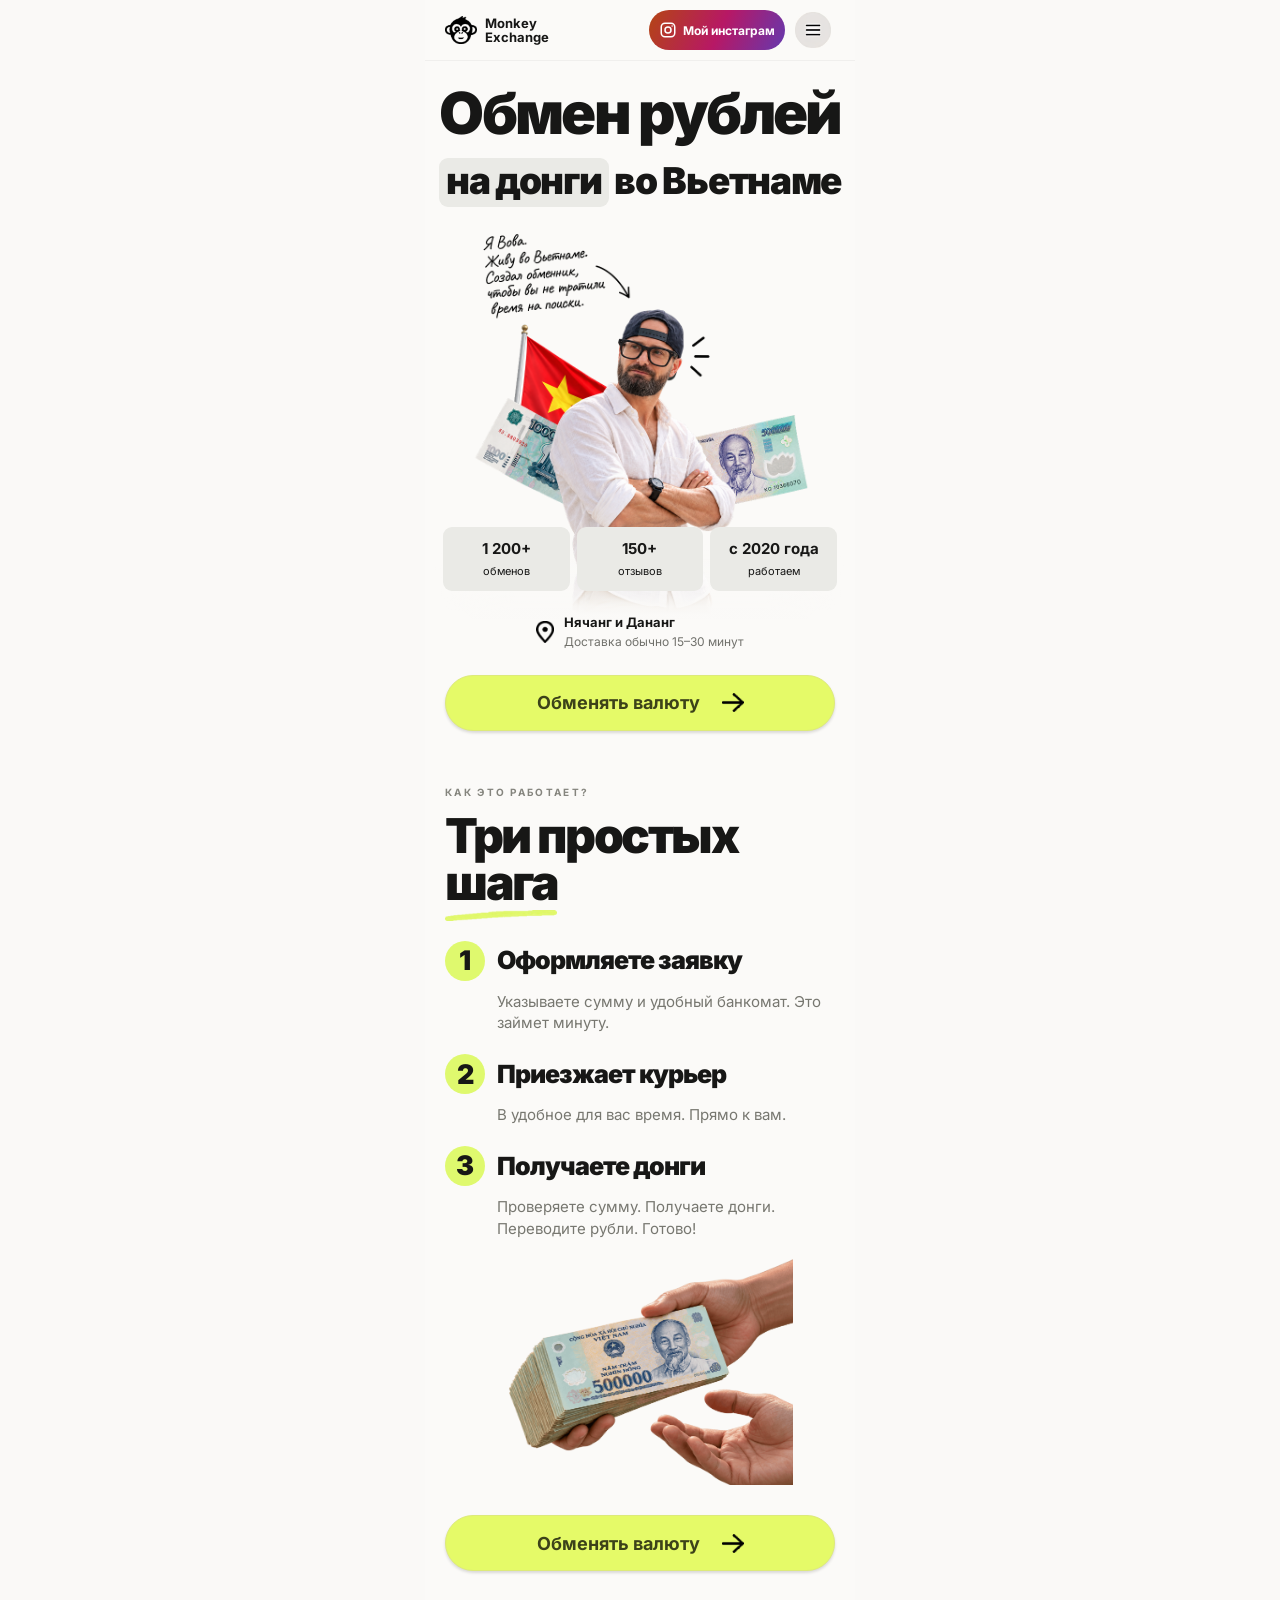
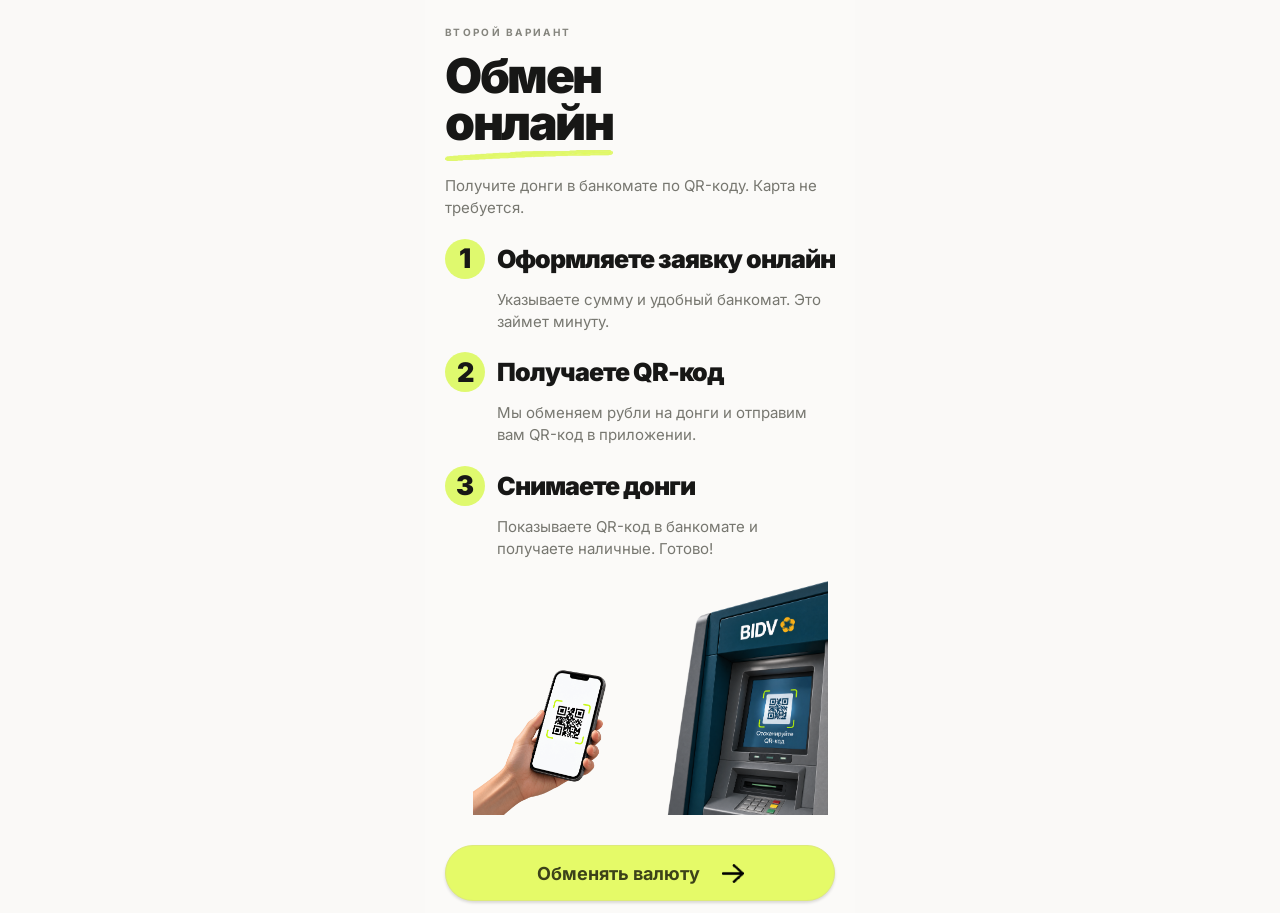
<file: index.html>
<!doctype html>
<html lang="ru">
<head>
  <meta charset="utf-8">
  <meta name="viewport" content="width=device-width, initial-scale=1, viewport-fit=cover">
  <meta name="theme-color" content="#fbfaf8">
  <meta name="description" content="Monkey Exchange — обмен рублей на донги во Вьетнаме. Доставка и обмен онлайн.">
  <title>Monkey Exchange — обмен рублей на донги</title>
  <link rel="icon" href="assets/logo.png" type="image/png">
  <link rel="stylesheet" href="styles.css">
  <!-- Yandex.Metrika counter -->
  <script>
    (function(m,e,t,r,i,k,a){
      m[i]=m[i]||function(){(m[i].a=m[i].a||[]).push(arguments)};
      m[i].l=1*new Date();
      for (var j=0;j<document.scripts.length;j++){if(document.scripts[j].src===r){return;}}
      k=e.createElement(t),a=e.getElementsByTagName(t)[0],k.async=1,k.src=r,a.parentNode.insertBefore(k,a);
    })(window,document,'script','https://mc.yandex.ru/metrika/tag.js?id=112456455','ym');
    ym(112456455,'init',{ssr:true,webvisor:true,clickmap:true,ecommerce:'dataLayer',referrer:document.referrer,url:location.href,accurateTrackBounce:true,trackLinks:true});
  </script>
  <!-- /Yandex.Metrika counter -->
</head>
<body>
  <noscript><div><img src="https://mc.yandex.ru/watch/112456455" style="position:absolute;left:-9999px;" alt=""></div></noscript>
  <main class="pages">
      <header class="header">
        <a class="brand" href="#home" aria-label="Monkey Exchange — главная"><img src="assets/logo.png" alt="" width="32" height="29"><span>Monkey<br>Exchange</span></a>
        <div class="header-actions">
        <a class="instagram-link" href="https://www.instagram.com/vlog_23rus" target="_blank" rel="noopener noreferrer"><img class="instagram-icon" src="assets/instagram.svg" alt="" width="18" height="18">Мой инстаграм</a>
        <details class="menu">
          <summary><span class="sr-only">Меню</span><img src="assets/menu.png" alt="" width="44" height="44"></summary>
          <nav aria-label="Разделы сайта">
            <a href="#home"><img class="menu-icon" src="assets/home.svg" alt="" width="18" height="18">Главная</a>
            <a href="#delivery"><img class="menu-icon" src="assets/delivery.svg" alt="" width="18" height="18">Доставка донгов</a>
            <a href="#online"><img class="menu-icon" src="assets/exchange.svg" alt="" width="18" height="18">Обмен онлайн</a>
            <a class="menu-instagram" href="https://www.instagram.com/vlog_23rus" target="_blank" rel="noopener noreferrer"><img class="instagram-icon" src="assets/instagram.svg" alt="" width="18" height="18">Мой инстаграм</a>
          </nav>
        </details>
        </div>
      </header>
    <section class="screen home" id="home" aria-labelledby="home-title">
      <div class="screen-content" aria-label="Главная">
        <div class="home-copy">
          <h1 id="home-title"><span class="headline-line">Обмен рублей</span><span class="headline-line headline-subtitle"><span class="headline-highlight">на донги</span> во Вьетнаме</span></h1>
        </div>
        <div class="home-visual">
        <img class="hero-image" src="assets/home/vova-currency-collage.png" alt="Вова на фоне флага Вьетнама и купюр" width="918" height="978" fetchpriority="high" decoding="async">
        <div class="home-details">
          <div class="stats" aria-label="Наши преимущества">
            <div><strong>1 200+</strong><span>обменов</span></div>
            <div><strong>150+</strong><span>отзывов</span></div>
            <div><strong>с 2020 года</strong><span>работаем</span></div>
          </div>
          <p class="delivery-note"><img src="assets/location-pin.png" alt="" width="18" height="23"><span><strong>Нячанг и Дананг</strong><span>Доставка обычно 15–30 минут</span></span></p>
        </div>
        </div>
      </div>
      <footer class="screen-footer"><a class="cta" href="https://t.me/monkey_obmen_vietnambot?start=id20">Обменять валюту<img src="assets/arrow-right.png" alt="" width="22" height="20"></a></footer>
    </section>
    <section class="screen delivery" id="delivery" aria-labelledby="delivery-title">

      <div class="screen-content" aria-label="Как получить донги с доставкой">
        <div class="section-copy">
          <p class="eyebrow">КАК ЭТО РАБОТАЕТ?</p>
          <h2 id="delivery-title">Три простых<br><span class="underlined">шага<img src="assets/lime-underline.png" alt=""></span></h2>
          <ol class="step-list">
          <li class="step"><div class="step-heading"><h3>Оформляете заявку</h3></div><p>Указываете сумму и удобный банкомат. Это займет минуту.</p></li>
          <li class="step"><div class="step-heading"><h3>Приезжает курьер</h3></div><p>В удобное для вас время. Прямо к вам.</p></li>
          <li class="step"><div class="step-heading"><h3>Получаете донги</h3></div><p>Проверяете сумму. Получаете донги. Переводите рубли. Готово!</p><div class="step-art cash-art"><img src="assets/steps/cash-handover.png" alt="Передача наличных донгов" loading="lazy" decoding="async"></div></li>
          </ol>
        </div>
      </div>
      <footer class="screen-footer"><a class="cta" href="https://t.me/monkey_obmen_vietnambot?start=id20">Обменять валюту<img src="assets/arrow-right.png" alt="" width="22" height="20"></a></footer>
    </section>
    <section class="screen online" id="online" aria-labelledby="online-title">

      <div class="screen-content" aria-label="Как обменять онлайн">
        <div class="section-copy">
          <p class="eyebrow">ВТОРОЙ ВАРИАНТ</p>
          <h2 id="online-title">Обмен<br><span class="underlined">онлайн<img src="assets/lime-underline.png" alt=""></span></h2>
          <p class="intro-description">Получите донги в банкомате по QR-коду. Карта не требуется.</p>
          <ol class="step-list">
          <li class="step"><div class="step-heading"><h3>Оформляете заявку онлайн</h3></div><p>Указываете сумму и удобный банкомат. Это займет минуту.</p></li>
          <li class="step"><div class="step-heading"><h3>Получаете QR-код</h3></div><p>Мы обменяем рубли на донги и отправим вам QR-код в приложении.</p></li>
          <li class="step"><div class="step-heading"><h3>Снимаете донги</h3></div><p>Показываете QR-код в банкомате и получаете наличные. Готово!</p><div class="step-art atm-art"><img src="assets/exchange/hand-with-qr-phone.png" alt="Телефон с QR-кодом в руке" loading="lazy" decoding="async"><img src="assets/exchange/bidv-atm.png" alt="Банкомат BIDV" loading="lazy" decoding="async"></div></li>
          </ol>
        </div>
      </div>
      <footer class="screen-footer"><a class="cta" href="https://t.me/monkey_obmen_vietnambot?start=id20">Обменять валюту<img src="assets/arrow-right.png" alt="" width="22" height="20"></a></footer>
    </section>
  </main>
  <div class="messenger-modal" id="messenger-modal" hidden>
    <div class="messenger-modal__backdrop" data-modal-close></div>
    <section class="messenger-modal__dialog" role="dialog" aria-modal="true" aria-labelledby="messenger-modal-title" aria-describedby="messenger-modal-description" tabindex="-1">
      <button class="messenger-modal__close" type="button" aria-label="Закрыть окно выбора мессенджера" data-modal-close>
        <svg viewBox="0 0 24 24" aria-hidden="true"><path d="M6 6l12 12M18 6L6 18"></path></svg>
      </button>
      <div class="messenger-modal__heading">
        <h2 id="messenger-modal-title">Оформление заявки</h2>
        <p id="messenger-modal-description">Рассчитаем точную сумму к получению в донгах и привезем наличные или получите деньги через банкомат онлайн (если хотите). Карта банка не нужна.</p>
      </div>
      <div class="messenger-modal__actions">
        <a class="messenger-link messenger-link--telegram" href="https://t.me/monkey_obmen_vietnambot?start=id20" target="_blank" rel="noopener noreferrer" data-metrika-goal="telegram_click">
          <span class="messenger-link__label">
            <svg viewBox="0 0 24 24" aria-hidden="true"><path d="M12 2C6.48 2 2 6.48 2 12s4.48 10 10 10 10-4.48 10-10S17.52 2 12 2zm4.64 6.8c-.15 1.58-.8 5.42-1.13 7.19-.14.75-.42 1-.68 1.03-.58.05-1.02-.38-1.58-.75-.88-.58-1.38-.94-2.23-1.5-.99-.65-.35-1.01.22-1.59.15-.15 2.71-2.48 2.76-2.69a.2.2 0 00-.05-.18c-.06-.05-.14-.03-.21-.02-.09.02-1.49.95-4.22 2.79-.4.27-.76.41-1.08.4-.36-.01-1.04-.2-1.55-.37-.63-.2-1.12-.31-1.08-.66.02-.18.27-.36.74-.55 2.92-1.27 4.86-2.11 5.83-2.51 2.78-1.16 3.35-1.36 3.73-1.36.08 0 .27.02.39.12.1.08.13.19.14.27-.01.06.01.24 0 .38z"></path></svg>
            <span>Перейти в Telegram</span>
          </span>
          <span class="messenger-link__badge">Быстрее всего</span>
        </a>
        <div class="messenger-modal__secondary-actions">
          <a class="messenger-link messenger-link--secondary messenger-link--whatsapp" href="https://wa.me/79952269645" target="_blank" rel="noopener noreferrer" data-metrika-goal="whatsapp_click">
            <svg viewBox="0 0 24 24" aria-hidden="true"><path d="M19.05 4.91A9.816 9.816 0 0 0 12.04 2c-5.46 0-9.91 4.45-9.91 9.91 0 1.75.46 3.45 1.32 4.95L2.05 22l5.25-1.38c1.45.79 3.08 1.21 4.74 1.21 5.46 0 9.91-4.45 9.91-9.91 0-2.65-1.03-5.14-2.9-7.01zm-7.01 15.24c-1.48 0-2.93-.4-4.2-1.15l-.3-.18-3.12.82.83-3.04-.2-.31a8.196 8.196 0 0 1-1.26-4.38c0-4.54 3.7-8.24 8.25-8.24 2.2 0 4.27.86 5.82 2.42a8.183 8.183 0 0 1 2.41 5.83c.02 4.54-3.68 8.23-8.23 8.23zm4.52-6.16c-.25-.12-1.47-.72-1.69-.81-.23-.08-.39-.12-.56.12-.17.25-.64.81-.79.97-.14.17-.29.19-.54.06-.25-.12-1.05-.39-1.99-1.23-.74-.66-1.23-1.47-1.38-1.72-.14-.25-.02-.38.11-.51.11-.11.25-.29.37-.43.12-.14.17-.25.25-.41.08-.17.04-.31-.02-.43s-.56-1.34-.76-1.84c-.2-.48-.41-.42-.56-.43h-.48c-.17 0-.43.06-.66.31-.22.25-.86.84-.86 2.05 0 1.21.88 2.38 1 2.55.12.17 1.74 2.66 4.21 3.73.59.25 1.05.41 1.41.52.59.19 1.13.16 1.56.1.48-.07 1.47-.6 1.67-1.18.21-.58.21-1.07.15-1.18-.07-.12-.23-.19-.48-.31z"></path></svg>
            <span>WhatsApp</span>
          </a>
          <a class="messenger-link messenger-link--secondary" href="https://max.ru/u/f9LHodD0cOIUgcyp64Yp8LMNWipaOg552S8oUt_KIm_Bix0onh86hnMRHGM" target="_blank" rel="noopener noreferrer" data-metrika-goal="max_click">
            <img class="messenger-link__max-icon" src="assets/max.svg" alt="" width="21" height="21">
            <span>Max</span>
          </a>
        </div>
      </div>
      <p class="messenger-modal__trust">
        <svg viewBox="0 0 24 24" aria-hidden="true"><path d="M9 12l2 2 4-4m5.618-4.016A11.955 11.955 0 0112 2.944a11.955 11.955 0 01-8.618 3.04A12.02 12.02 0 003 9c0 5.591 3.824 10.29 9 11.622 5.176-1.332 9-6.03 9-11.622 0-1.042-.133-2.052-.382-3.016z"></path></svg>
        <span>Без предоплаты • Проверка купюр на месте</span>
      </p>
    </section>
  </div>
  <script>
    const menu = document.querySelector('.menu');
    menu.addEventListener('click', (event) => {
      if (event.target.closest('nav a')) {
        menu.open = false;
      }
    });
    const modal = document.querySelector('#messenger-modal');
    const modalCloseButton = modal.querySelector('.messenger-modal__close');
    const page = document.querySelector('.pages');
    let modalTrigger = null;

    const getFocusableElements = () => Array.from(modal.querySelectorAll('a[href], button:not([disabled]), [tabindex]:not([tabindex="-1"])'));

    const openModal = (trigger) => {
      modalTrigger = trigger;
      modal.hidden = false;
      page.inert = true;
      document.body.classList.add('modal-open');
      requestAnimationFrame(() => {
        modal.classList.add('is-open');
        modalCloseButton.focus();
      });
    };

    const closeModal = () => {
      if (modal.hidden) return;
      modal.classList.remove('is-open');
      document.body.classList.remove('modal-open');
      const trigger = modalTrigger;
      const finishClose = () => {
        modal.hidden = true;
        page.inert = false;
        modalTrigger = null;
        trigger?.focus();
      };
      if (window.matchMedia('(prefers-reduced-motion: reduce)').matches) {
        finishClose();
      } else {
        modal.addEventListener('transitionend', finishClose, { once: true });
      }
    };

    document.querySelectorAll('.cta').forEach((link) => {
      link.addEventListener('click', (event) => {
        if (event.ctrlKey || event.metaKey || event.shiftKey || event.altKey) return;
        event.preventDefault();
        openModal(link);
      });
    });

    modal.querySelectorAll('[data-modal-close]').forEach((control) => {
      control.addEventListener('click', closeModal);
    });

    modal.addEventListener('keydown', (event) => {
      if (event.key === 'Escape') {
        event.preventDefault();
        closeModal();
        return;
      }
      if (event.key !== 'Tab') return;
      const focusable = getFocusableElements();
      const first = focusable[0];
      const last = focusable[focusable.length - 1];
      if (event.shiftKey && document.activeElement === first) {
        event.preventDefault();
        last.focus();
      } else if (!event.shiftKey && document.activeElement === last) {
        event.preventDefault();
        first.focus();
      }
    });

    modal.querySelectorAll('[data-metrika-goal]').forEach((link) => {
      link.addEventListener('click', () => {
        if (typeof window.ym !== 'function') return;
        try {
          window.ym(112456455, 'reachGoal', link.dataset.metrikaGoal);
        } catch {}
      });
    });
  </script>
</body>
</html>
</file>
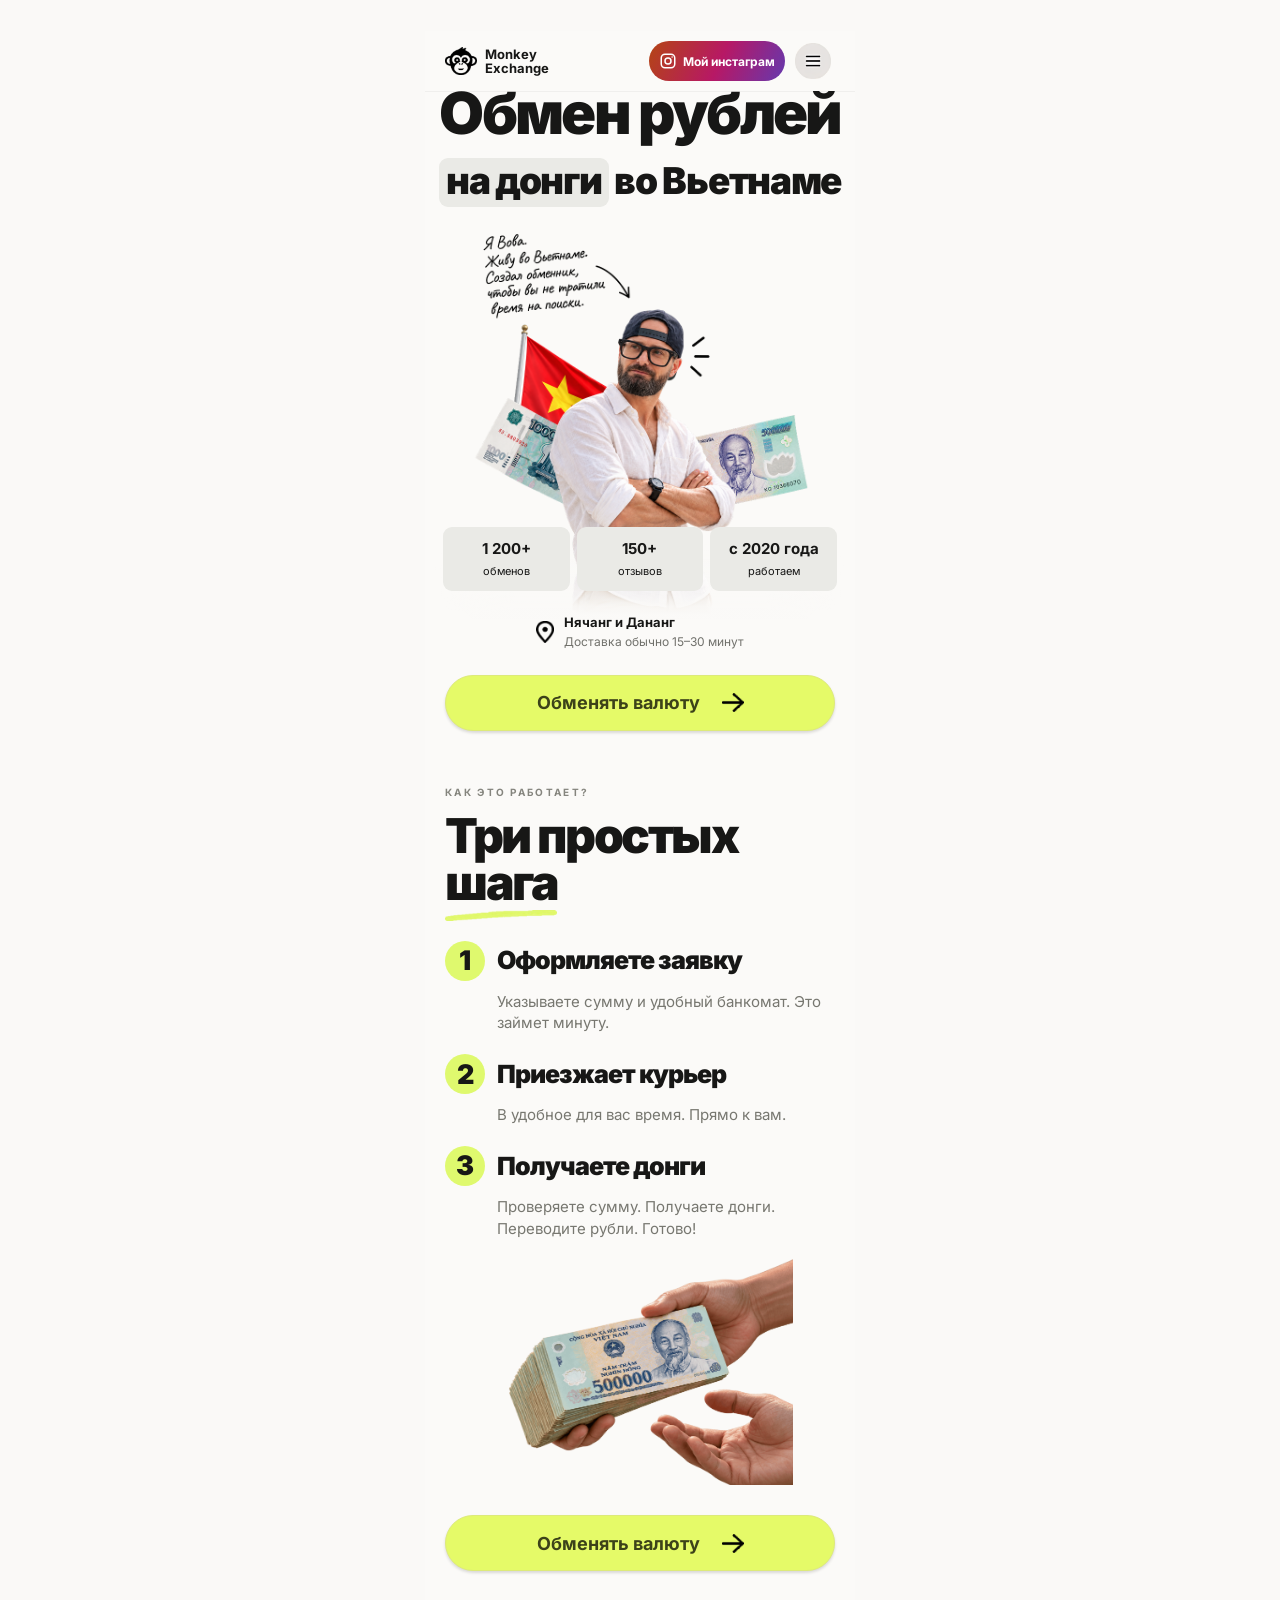
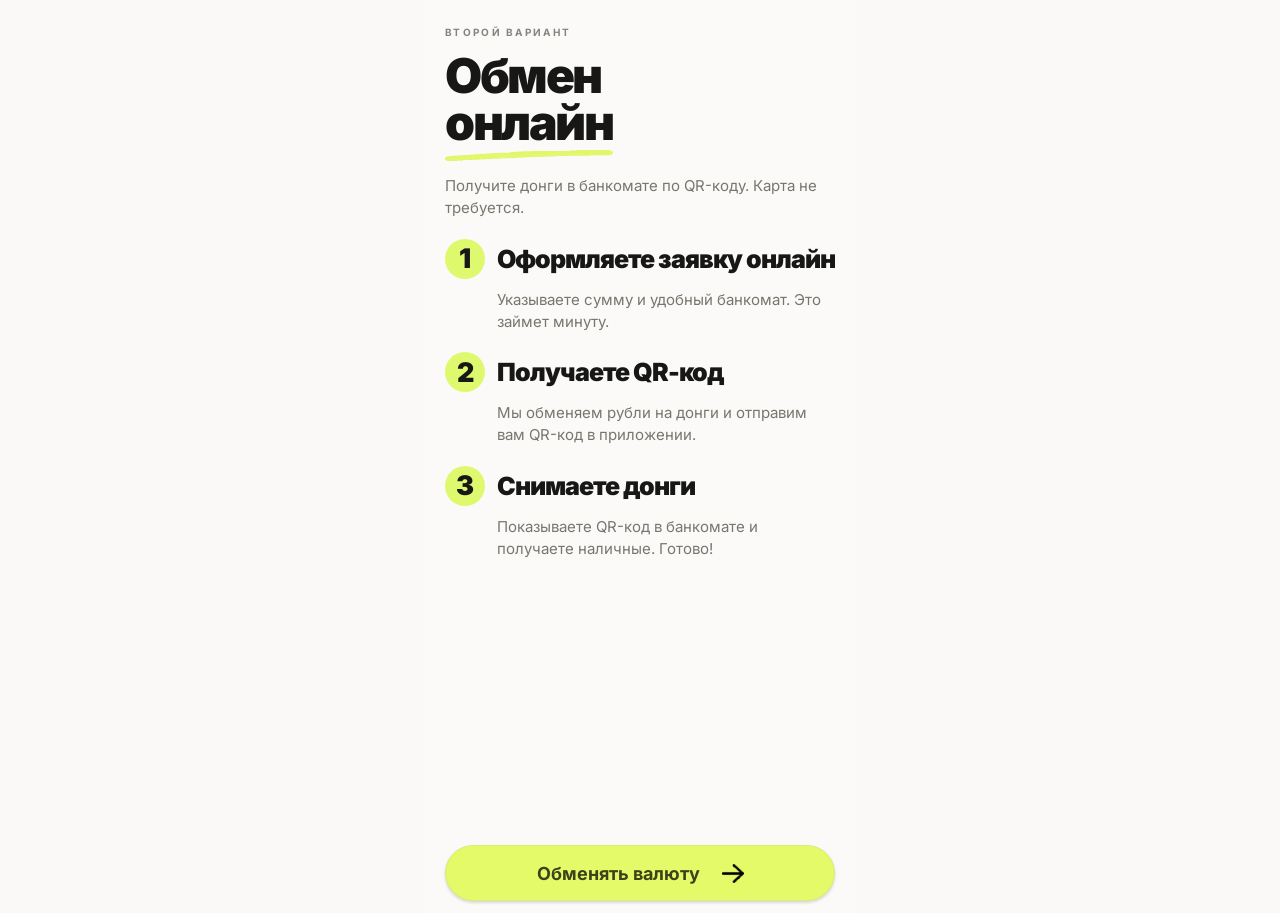
<file: exchange.html>
<!doctype html>
<html lang="ru">
<head>
  <meta charset="utf-8">
  <meta name="viewport" content="width=device-width, initial-scale=1">
  <meta http-equiv="refresh" content="0; url=index.html#online">
  <title>Обмен онлайн — Monkey Exchange</title>
</head>
<body><p><a href="index.html#online">Перейти в раздел «Обмен онлайн»</a></p></body>
</html>
</file>
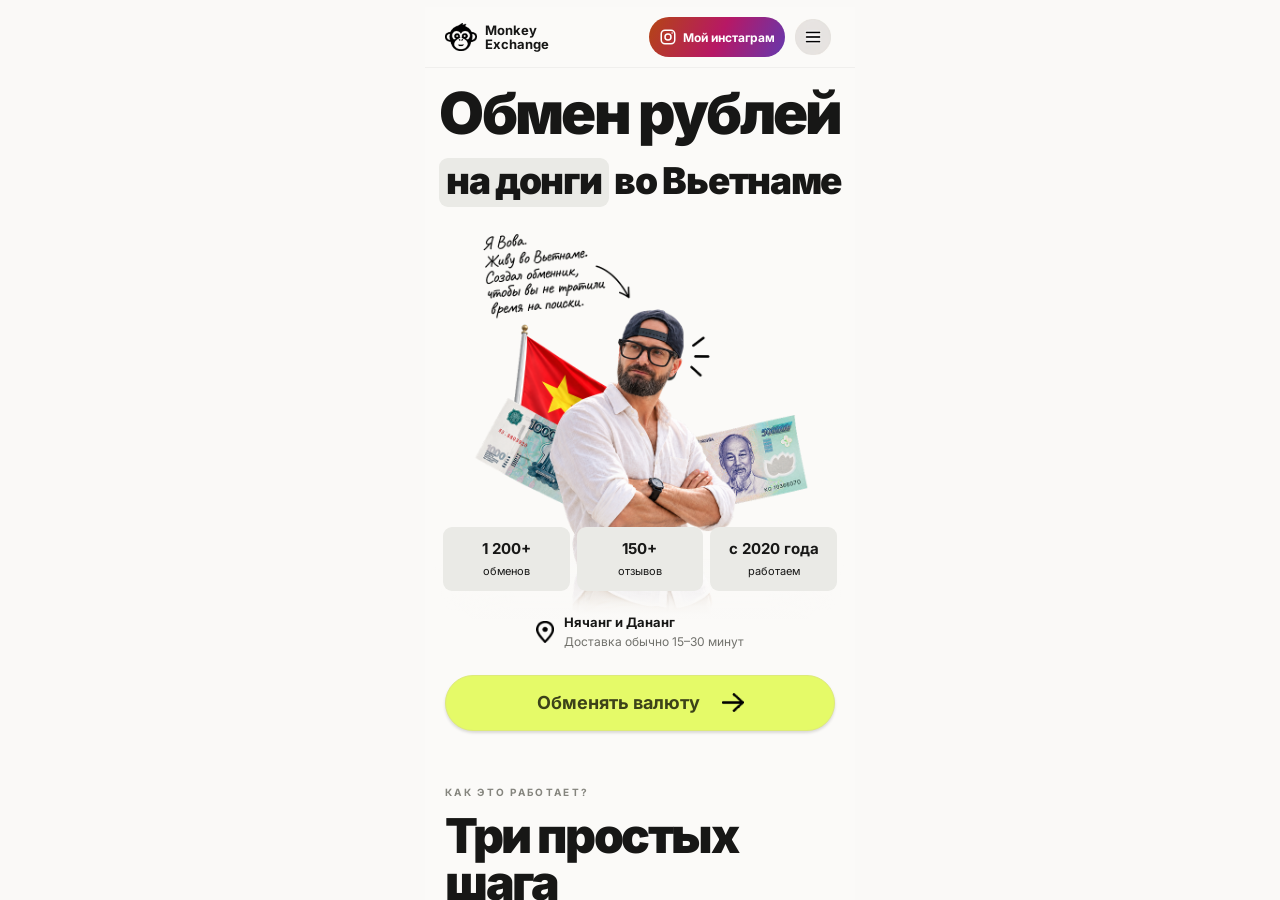
<file: steps.html>
<!doctype html>
<html lang="ru">
<head>
  <meta charset="utf-8">
  <meta name="viewport" content="width=device-width, initial-scale=1">
  <meta http-equiv="refresh" content="0; url=index.html#delivery">
  <title>Доставка донгов — Monkey Exchange</title>
</head>
<body><p><a href="index.html#delivery">Перейти в раздел «Доставка донгов»</a></p></body>
</html>
</file>
<file: styles.css>
@font-face { font-family: Inter; src: url('assets/inter-400.ttf') format('truetype'); font-weight: 400; font-display: swap; }
@font-face { font-family: Inter; src: url('assets/inter-600.ttf') format('truetype'); font-weight: 600; font-display: swap; }
@font-face { font-family: Inter; src: url('assets/inter-700.ttf') format('truetype'); font-weight: 700; font-display: swap; }
@font-face { font-family: Inter; src: url('assets/inter-900.ttf') format('truetype'); font-weight: 900; font-display: swap; }
:root {
  scroll-behavior: smooth;
  font-family: Inter, Arial, sans-serif;
  color: #171716;
  background: #faf9f7;
  font-synthesis: none;
  overflow-x: hidden;
}
* { box-sizing: border-box; }
body { margin: 0; overflow-x: hidden; }
h1, h2, h3, p { margin: 0; }
a { color: inherit; text-decoration: none; }
img { display: block; max-width: 100%; height: auto; }
a:focus-visible, summary:focus-visible { outline: 3px solid #657c00; outline-offset: 3px; }
button:focus-visible { outline: 3px solid #657c00; outline-offset: 3px; }
.pages { max-width: 430px; margin-inline: auto; }
/* All sections participate in the document's single, natural scroll flow. */
.screen {
  scroll-margin-top: calc(68px + env(safe-area-inset-top, 0px));
  min-width: 0;
  background: #fbfaf8;
}
.screen + .screen { padding-top: 32px; }
.header {
  position: sticky;
  top: 0;
  z-index: 20;
  background: #fbfaf8;
  box-shadow: 0 1px 0 #1717160c;
  display: flex;
  align-items: center;
  justify-content: space-between;
  gap: 8px;
  padding: max(8px, env(safe-area-inset-top, 0px)) 20px 8px;
}
.header-actions { display: flex; align-items: center; gap: 6px; }
.instagram-link { display: flex; align-items: center; justify-content: center; min-height: 40px; padding: 8px 10px; border-radius: 22px; background: linear-gradient(115deg, #b44514, #b71865 52%, #6538ae); color: #fff; font-size: 12px; font-weight: 700; white-space: nowrap; }
.instagram-link:hover { filter: brightness(1.08); }
.instagram-link { gap: 6px; }
.instagram-icon { width: 18px; height: 18px; flex: 0 0 18px; }
.instagram-link .instagram-icon { filter: brightness(0) invert(1); }
.menu nav .menu-instagram { display: flex; align-items: center; gap: 10px; }
.brand { display: flex; align-items: center; gap: 8px; font-size: 13px; font-weight: 700; line-height: 1.1; }
.brand img { width: 32px; height: 29px; object-fit: contain; }
.menu summary { display: grid; place-items: center; width: 44px; height: 44px; list-style: none; cursor: pointer; border-radius: 50%; }
.menu summary::-webkit-details-marker { display: none; }
.menu summary img { width: 36px; height: 36px; }
.menu nav { position: absolute; right: 20px; top: calc(100% - 4px); width: 230px; max-width: calc(100% - 40px); padding: 8px; background: #fbfaf8; border: 1px solid #deded8; border-radius: 16px; box-shadow: 0 8px 24px #0002; }
.menu nav a { display: flex; align-items: center; gap: 10px; padding: 13px 12px; font-size: 14px; border-radius: 10px; }
.menu-icon { width: 18px; height: 18px; flex: 0 0 18px; }
.menu nav a:hover, .menu nav a[aria-current='location'] { background: #e5fa68; }
.sr-only { position: absolute; width: 1px; height: 1px; margin: -1px; overflow: hidden; clip-path: inset(50%); white-space: nowrap; }
.screen-content { min-width: 0; }
.screen-footer {
  position: relative;
  z-index: 4;
  padding: 10px 20px max(12px, env(safe-area-inset-bottom, 0px));
}
.cta { display: flex; align-items: center; justify-content: center; gap: 22px; min-height: 56px; width: 100%; padding: 14px 12px; border: 1px solid #ddea7a; border-radius: 32px; background: #e5fa68; color: #3c4219; font-size: 18px; font-weight: 700; line-height: 1.3; box-shadow: 0 2px 3px #0002; }
.cta img { flex-shrink: 0; width: 22px; height: 20px; object-fit: contain; }
.cta:hover { background: #dff55d; }
.home-copy { padding: 22px 12px 0; container-type: inline-size; }
.home h1 { font-size: 14.3cqw; font-weight: 900; letter-spacing: -.045em; line-height: 1.1; text-align: center; }
.headline-line { display: block; white-space: nowrap; }
.headline-subtitle { margin-top: 12px; font-size: calc(9.45cqw - 1.4px); letter-spacing: -.035em; }
.headline-highlight { display: inline-block; padding: 3px 7px 5px; color: #171716; background: #eaeae6; border-radius: 9px; }
.hero-image { width: 100%; height: auto; margin-top: 0; }
.home-visual { display: grid; isolation: isolate; }
.home-visual > .hero-image, .home-visual > .home-details { grid-area: 1 / 1; }
.home-details { position: relative; align-self: end; padding: 16px 18px 14px; background: linear-gradient(transparent, #fbfaf8e6); }
.stats { display: grid; grid-template-columns: repeat(3, minmax(0, 1fr)); gap: 7px; }
.stats > div { background: #eaeae6; border-radius: 9px; padding: 13px 5px; text-align: center; color: #171716; }
.stats strong { display: block; font-size: clamp(12px, 3.65vw, 15px); line-height: 1.25; white-space: nowrap; }
.stats span { display: block; font-size: 11px; margin-top: 5px; }
.delivery-note { display: flex; gap: 10px; align-items: center; justify-content: center; margin-top: 22px; font-size: 13px; line-height: 1.5; }
.delivery-note img { width: 18px; height: 23px; object-fit: contain; }
.delivery-note span span { display: block; font-size: 12px; color: #71716c; }
.section-copy { padding: 10px 20px 20px; }
.eyebrow { font-size: 10px; font-weight: 700; letter-spacing: .23em; color: #85857e; line-height: 1.5; margin-bottom: 12px; }
h2 { font-size: clamp(38px, 11vw, 48px); font-weight: 900; letter-spacing: -.05em; line-height: .98; }
.underlined { display: inline-block; position: relative; padding-bottom: 15px; }
.underlined img { position: absolute; left: 0; bottom: 0; width: 100%; height: 11px; }
.intro-description { margin-top: 14px; font-size: 15px; line-height: 1.45; color: #777770; }
.step-list { list-style: none; counter-reset: step; margin: 20px 0 0; padding: 0; }
.step { counter-increment: step; margin-top: 20px; }
.step:first-child { margin-top: 0; }
.step-heading { display: grid; grid-template-columns: 40px minmax(0, 1fr); gap: 12px; align-items: center; }
.step-heading::before { content: counter(step); display: grid; place-items: center; width: 40px; height: 40px; border-radius: 50%; background: #dff96e; font-size: 27px; font-weight: 900; }
h3 { font-size: 25px; font-weight: 900; line-height: 1.06; letter-spacing: -.04em; }
.step p { margin: 10px 0 0 52px; font-size: 15px; line-height: 1.45; color: #777770; }
.step-art { margin-top: 16px; }
.step-art img { width: 100%; object-fit: contain; }
.cash-art img { max-height: 230px; }
.atm-art { display: grid; grid-template-columns: 1fr 1fr; align-items: end; }
.atm-art img { max-height: 240px; }
.atm-art img:first-child { max-height: 185px; }
.modal-open { overflow: hidden; }
.messenger-modal[hidden] { display: none; }
.messenger-modal { position: fixed; inset: 0; z-index: 100; display: grid; place-items: center; padding: 16px; }
.messenger-modal__backdrop { position: absolute; inset: 0; background: #171716a8; opacity: 0; backdrop-filter: blur(4px); transition: opacity .2s ease; }
.messenger-modal__dialog { position: relative; width: min(100%, 370px); max-height: calc(100dvh - 32px); overflow-y: auto; padding: 24px; border: 1px solid #deded8; border-radius: 26px; background: #fbfaf8; box-shadow: 0 24px 60px #0006; opacity: 0; transform: translateY(10px) scale(.98); transition: opacity .2s ease, transform .2s ease; }
.messenger-modal.is-open .messenger-modal__backdrop, .messenger-modal.is-open .messenger-modal__dialog { opacity: 1; }
.messenger-modal.is-open .messenger-modal__dialog { transform: translateY(0) scale(1); }
.messenger-modal__close { position: absolute; top: 18px; right: 18px; display: grid; place-items: center; width: 36px; height: 36px; padding: 0; border: 0; border-radius: 50%; background: #eaeae6; color: #777770; cursor: pointer; transition: background .2s ease, color .2s ease, transform .2s ease; }
.messenger-modal__close:hover { background: #deded8; color: #171716; }
.messenger-modal__close:active { transform: scale(.95); }
.messenger-modal__close svg { width: 18px; height: 18px; fill: none; stroke: currentColor; stroke-linecap: round; stroke-width: 2; }
.messenger-modal__heading { padding: 5px 42px 0 0; }
.messenger-modal__heading h2 { font-size: 24px; line-height: 1.08; letter-spacing: -.04em; }
.messenger-modal__heading p { margin-top: 6px; color: #777770; font-size: 13px; line-height: 1.4; }
.messenger-modal__actions { margin-top: 22px; }
.messenger-link { display: flex; align-items: center; justify-content: center; gap: 10px; min-height: 52px; padding: 13px 14px; border-radius: 28px; font-size: 15px; font-weight: 700; line-height: 1.3; transition: background .2s ease, transform .2s ease, box-shadow .2s ease; }
.messenger-link:active { transform: scale(.98); }
.messenger-link svg { flex: 0 0 21px; width: 21px; height: 21px; fill: currentColor; }
.messenger-link--telegram { justify-content: space-between; border: 1px solid #ddea7a; background: #e5fa68; color: #3c4219; box-shadow: 0 4px 14px #9bb51b38; }
.messenger-link--telegram:hover { background: #dff55d; }
.messenger-link__label { display: flex; align-items: center; gap: 10px; min-width: 0; }
.messenger-link__label > span { white-space: nowrap; }
.messenger-link__badge { flex: 0 0 auto; padding: 3px 7px; border-radius: 12px; background: #171716; color: #e5fa68; font-size: 9px; font-weight: 900; letter-spacing: .06em; line-height: 1.2; text-transform: uppercase; }
.messenger-modal__secondary-actions { display: grid; grid-template-columns: repeat(2, minmax(0, 1fr)); gap: 10px; margin-top: 10px; }
.messenger-link--secondary { border: 1px solid #deded8; background: #f0efec; color: #31312f; font-size: 14px; }
.messenger-link--secondary:hover { background: #e7e6e1; }
.messenger-link--whatsapp svg { color: #20b95b; }
.messenger-link__max-icon { display: block; flex: 0 0 21px; width: 21px; height: 21px; }
.messenger-modal__trust { display: flex; align-items: center; justify-content: center; gap: 6px; margin-top: 20px; padding-top: 15px; border-top: 1px solid #e6e6e1; color: #85857e; font-size: 11px; font-weight: 600; line-height: 1.25; text-align: center; }
.messenger-modal__trust svg { flex: 0 0 16px; width: 16px; height: 16px; fill: none; stroke: currentColor; stroke-linecap: round; stroke-linejoin: round; stroke-width: 2; }
@supports (overflow-x: clip) { :root, body { overflow-x: clip; } }
@media (max-width: 359px) {
  .instagram-link { font-size: 10px; padding-inline: 6px; gap: 4px; }
  .header { padding-inline: 16px; }
  .section-copy { padding-inline: 16px; }
  .screen-footer { padding-inline: 16px; }
  .home-copy { padding-inline: 12px; }
  .home-details { padding-inline: 14px; }
  h3 { font-size: 23px; }
  .cta { font-size: 16px; }
  .messenger-modal { padding: 12px; }
  .messenger-modal__dialog { padding: 20px; border-radius: 22px; }
  .messenger-modal__close { top: 14px; right: 14px; }
  .messenger-modal__heading h2 { font-size: 22px; }
  .messenger-link--telegram { padding-inline: 12px; }
  .messenger-link__label { gap: 7px; }
  .messenger-link__label > span { font-size: 14px; }
  .messenger-link__badge { padding-inline: 6px; font-size: 8px; }
}
@media (max-height: 430px) {
  .messenger-modal { align-items: start; overflow-y: auto; }
  .messenger-modal__dialog { margin-block: 8px; max-height: none; }
}
@media (prefers-reduced-motion: reduce) {
  :root { scroll-behavior: auto; }
  .messenger-modal__backdrop, .messenger-modal__dialog, .messenger-modal__close, .messenger-link { transition: none; }
}
</file>
